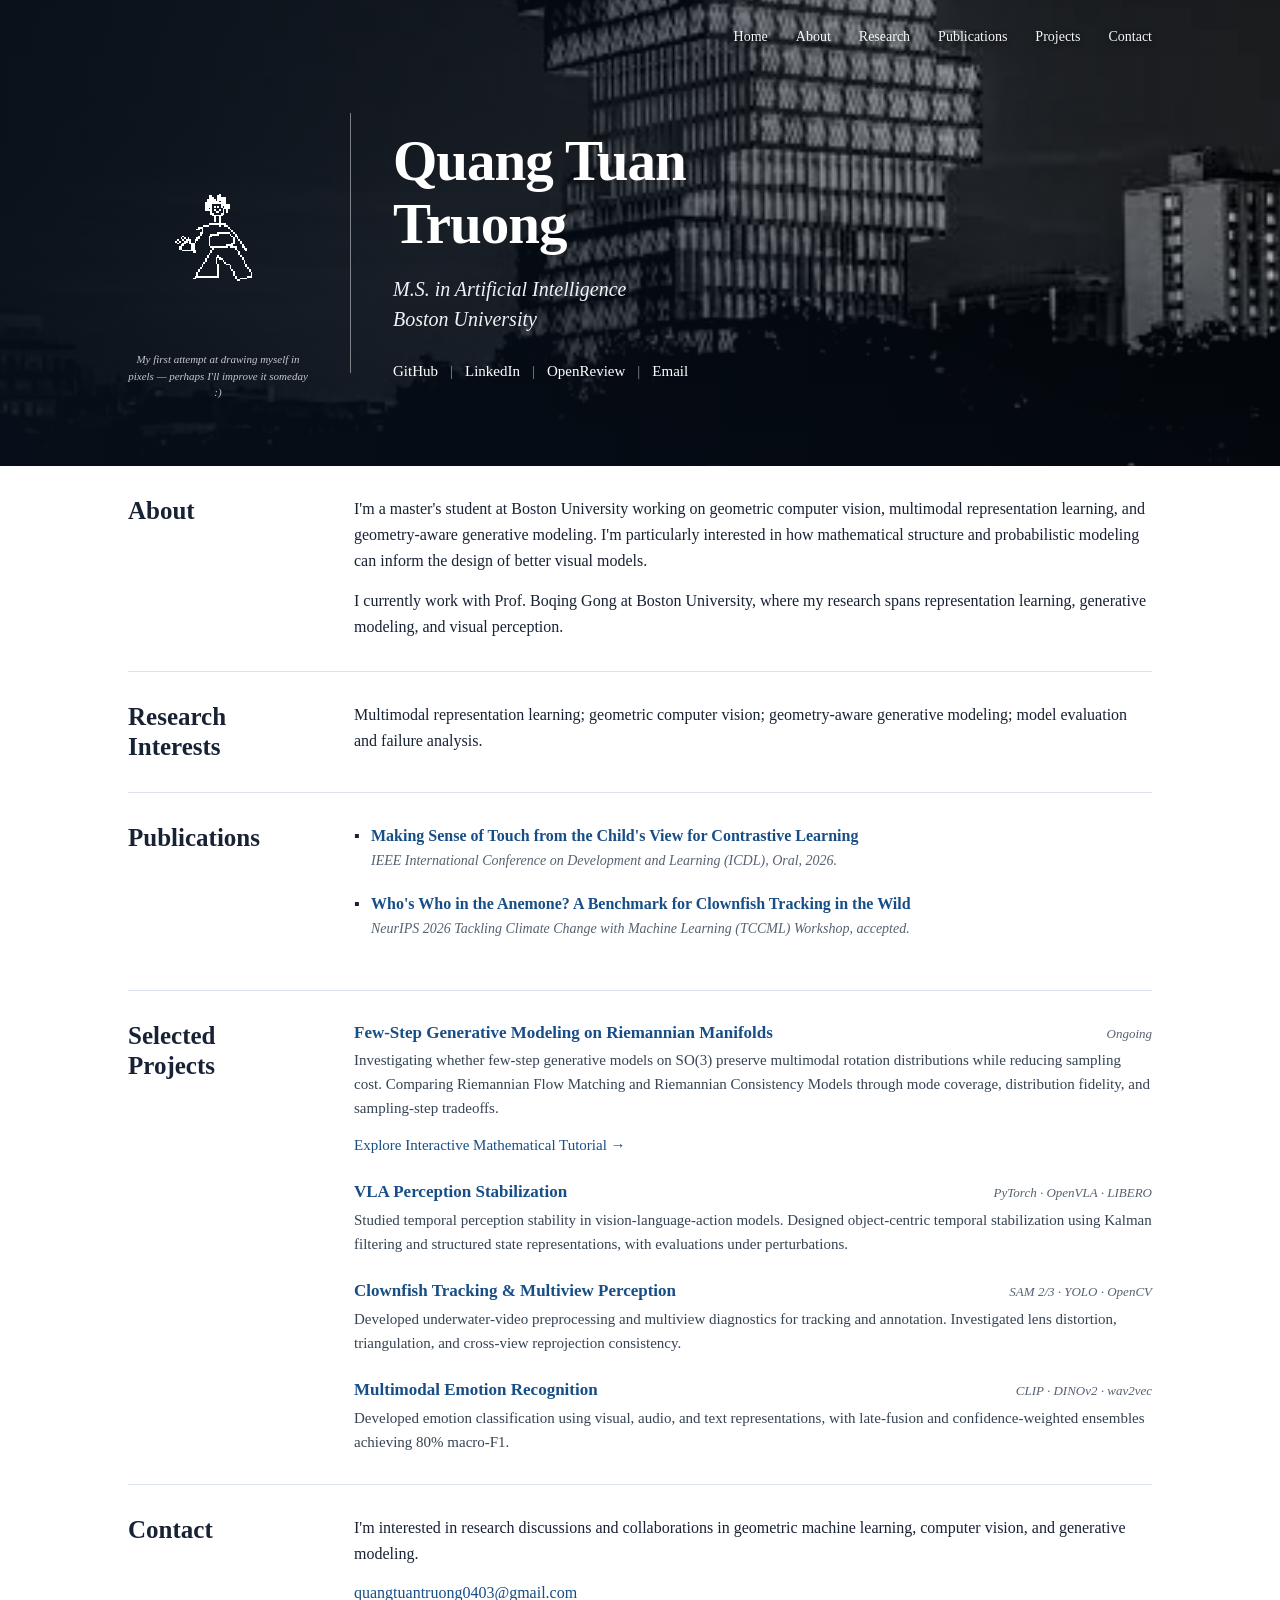
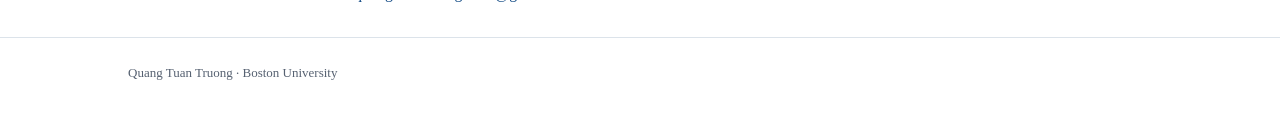
<file: index.html>
<!DOCTYPE html>
<html lang="en">
<head>
<meta charset="UTF-8">
<meta name="viewport" content="width=device-width, initial-scale=1">
<meta name="description" content="Quang Tuan Truong — Research in geometric machine learning, generative modeling, and computer vision.">
<title>Quang Tuan Truong</title>

<style>
:root {
  --ink: #182235;
  --muted: #566171;
  --accent: #174e87;
  --line: #dce3ea;
  --paper: #ffffff;
}

* { box-sizing: border-box; }

html { scroll-behavior: smooth; }

body {
  margin: 0;
  background: var(--paper);
  color: var(--ink);
  font-family: Georgia, "Times New Roman", serif;
  font-size: 16px;
  line-height: 1.65;
}

a {
  color: var(--accent);
  text-decoration: none;
}

a:hover { text-decoration: underline; }

a:focus-visible {
  outline: 2px solid #6a9fd3;
  outline-offset: 4px;
}

.container {
  max-width: 1100px;
  margin: auto;
  padding: 0 38px;
}

/* ==========================================
   HERO — BU CDS PHOTO
   ========================================== */

.hero {
  position: relative;
  min-height: 440px;
  color: white;
  background: #17212c;
  isolation: isolate;
  overflow: hidden;
}

.hero::before {
  content: "";
  position: absolute;
  inset: 0;
  z-index: -2;

  background-image: url("images.jpeg");
  background-size: cover;
  background-position: center 49%;

  filter: grayscale(100%) contrast(1.15);
  transform: scale(1.025);
}

.hero::after {
  content: "";
  position: absolute;
  inset: 0;
  z-index: -1;
  background:
    linear-gradient(
      90deg,
      rgba(7, 15, 26, 0.88) 0%,
      rgba(7, 15, 26, 0.65) 43%,
      rgba(7, 15, 26, 0.22) 100%
    ),
    linear-gradient(
      0deg,
      rgba(7, 15, 26, 0.42),
      transparent 60%
    );
}

.topbar {
  display: flex;
  justify-content: flex-end;
  gap: 28px;
  padding-top: 25px;
  flex-wrap: wrap;
}

.topbar a {
  color: #f5f7fa;
  font-family: Georgia, serif;
  font-size: 14px;
  text-shadow: 0 1px 5px #0008;
}

.hero-content {
  display: flex;
  align-items: center;
  gap: 42px;
  padding: 65px 0 65px;
}

/* ==========================================
   PIXEL PORTRAIT
   ========================================== */

.portrait {
  flex: 0 0 180px;
  text-align: center;
}

.portrait img {
  display: block;
  width: 175px;
  height: 230px;
  object-fit: contain;

  image-rendering: pixelated;
  image-rendering: crisp-edges;

  /*
   * Keep the original drawing untouched.
   * The source PNG's transparency is preserved.
   * Invert the black pixels to white so they
   * remain visible over the dark photograph.
   */
  filter: invert(1);
}

.portrait-note {
  margin: 8px auto 0;
  max-width: 180px;
  color: #e1e5eb;
  font-size: 11px;
  font-style: italic;
  line-height: 1.5;
  opacity: 0.85;
}

.hero-divider {
  align-self: stretch;
  width: 1px;
  max-height: 260px;
  background: rgba(255,255,255,0.45);
}

.hero-text h1 {
  font-size: clamp(36px, 5vw, 57px);
  font-weight: 600;
  line-height: 1.1;
  letter-spacing: -1px;
  margin: 0 0 18px;
  color: #fff;
}

.hero-subtitle {
  font-size: 20px;
  font-style: italic;
  line-height: 1.5;
  margin: 0;
  color: #f0f2f5;
}

.hero-links {
  display: flex;
  flex-wrap: wrap;
  gap: 12px;
  margin-top: 25px;
  font-size: 15px;
}

.hero-links a { color: #fff; }

.hero-links .separator {
  color: rgba(255,255,255,0.55);
}

/* ==========================================
   ACADEMIC CONTENT
   ========================================== */

main { padding: 16px 0 60px; }

.section {
  display: grid;
  grid-template-columns: 190px minmax(0, 1fr);
  column-gap: 36px;
  padding: 30px 0;
  border-bottom: 1px solid var(--line);
  scroll-margin-top: 20px;
}

.section:last-child { border-bottom: none; }

.section h2 {
  font-size: 25px;
  font-weight: 600;
  line-height: 1.2;
  margin: 0;
}

.section-body { min-width: 0; }

.section-body p { margin: 0 0 13px; }

.section-body p:last-child { margin-bottom: 0; }

/* Publications */

.publication {
  margin-bottom: 19px;
  padding-left: 17px;
  position: relative;
}

.publication::before {
  content: "▪";
  position: absolute;
  left: 0;
  color: var(--ink);
}

.publication-title {
  color: var(--accent);
  font-weight: bold;
}

.venue {
  font-size: 14px;
  font-style: italic;
  color: var(--muted);
}

/* Research and projects */

.project { margin-bottom: 23px; }

.project:last-child { margin-bottom: 0; }

.project-header {
  display: flex;
  align-items: baseline;
  justify-content: space-between;
  flex-wrap: wrap;
  gap: 4px 18px;
}

.project h3 {
  font-size: 17px;
  line-height: 1.4;
  margin: 0 0 4px;
  color: var(--accent);
}

.project-meta {
  font-size: 13px;
  font-style: italic;
  color: var(--muted);
}

.project p {
  font-size: 15px;
  line-height: 1.6;
  color: #364354;
}

/* Contact */

.contact-email { font-size: 16px; }

footer {
  border-top: 1px solid var(--line);
  padding: 24px 0 38px;
  font-size: 13px;
  color: var(--muted);
}

/* ==========================================
   MOBILE
   ========================================== */

@media (max-width: 750px) {
  .container { padding: 0 22px; }

  .hero { min-height: auto; }

  .topbar {
    justify-content: center;
    gap: 14px;
  }

  .hero-content {
    flex-direction: column;
    text-align: center;
    gap: 15px;
    padding: 40px 0 55px;
  }

  .portrait { flex-basis: auto; }

  .portrait img {
    width: 140px;
    height: 180px;
    margin: auto;
  }

  .hero-divider { display: none; }

  .hero-links { justify-content: center; }

  .hero::after {
    background: rgba(7,15,26,0.73);
  }

  .section {
    display: block;
    padding: 25px 0;
  }

  .section h2 {
    font-size: 23px;
    margin-bottom: 15px;
  }
}

@media (prefers-reduced-motion: reduce) {
  html { scroll-behavior: auto; }
}
</style>
</head>

<body>

<header class="hero" id="home">
  <div class="container">

    <nav class="topbar" aria-label="Main navigation">
      <a href="#home">Home</a>
      <a href="#about">About</a>
      <a href="#research">Research</a>
      <a href="#publications">Publications</a>
      <a href="#projects">Projects</a>
      <a href="#contact">Contact</a>
    </nav>

    <div class="hero-content">

      <div class="portrait">
        <img
          src="pixilart-drawing.png"
          alt="Pixel-art self portrait drawn by Quang Tuan Truong"
        >
        <p class="portrait-note">
          My first attempt at drawing myself in pixels —
          perhaps I'll improve it someday :)
        </p>
      </div>

      <div class="hero-divider" aria-hidden="true"></div>

      <div class="hero-text">
        <h1>Quang Tuan<br>Truong</h1>

        <p class="hero-subtitle">
          M.S. in Artificial Intelligence<br>
          Boston University
        </p>

        <div class="hero-links">
          <a href="https://github.com/tuan-truong-uf">GitHub</a>
          <span class="separator">|</span>
          <a href="https://linkedin.com/in/tuan-truongq">LinkedIn</a>
          <span class="separator">|</span>
          <a href="https://openreview.net/profile?id=~Quang_Tuan_Truong1">OpenReview</a>
          <span class="separator">|</span>
          <a href="mailto:quangtuantruong0403@gmail.com">Email</a>
        </div>
      </div>

    </div>
  </div>
</header>

<main class="container">

  <!-- ABOUT -->
  <section class="section" id="about">
    <h2>About</h2>
    <div class="section-body">
      <p>
        I'm a master's student at Boston University
        working on geometric computer vision,
        multimodal representation learning, and
        geometry-aware generative modeling.
        I'm particularly interested in how
        mathematical structure and probabilistic
        modeling can inform the design of better
        visual models.
      </p>
      <p>
        I currently work with Prof. Boqing Gong
        at Boston University, where my research
        spans representation learning,
        generative modeling, and visual perception.
      </p>
    </div>
  </section>

  <!-- RESEARCH INTERESTS -->
  <section class="section" id="research">
    <h2>Research<br>Interests</h2>
    <div class="section-body">
      <p>
        Multimodal representation learning;
        geometric computer vision;
        geometry-aware generative modeling;
        model evaluation and failure analysis.
      </p>
    </div>
  </section>

  <!-- PUBLICATIONS -->
  <section class="section" id="publications">
    <h2>Publications</h2>
    <div class="section-body">

      <div class="publication">
        <div class="publication-title">
          Making Sense of Touch from the Child's
          View for Contrastive Learning
        </div>
        <div class="venue">
          IEEE International Conference on
          Development and Learning (ICDL),
          Oral, 2026.
        </div>
      </div>

      <div class="publication">
        <div class="publication-title">
          Who's Who in the Anemone?
          A Benchmark for Clownfish Tracking in the Wild
        </div>
        <div class="venue">
          NeurIPS 2026 Tackling Climate Change
          with Machine Learning (TCCML) Workshop,
          accepted.
        </div>
      </div>

    </div>
  </section>

  <!-- PROJECTS -->
  <section class="section" id="projects">
    <h2>Selected<br>Projects</h2>
    <div class="section-body">

      <article class="project">
        <div class="project-header">
          <h3>
            Few-Step Generative Modeling on
            Riemannian Manifolds
          </h3>
          <span class="project-meta">Ongoing</span>
        </div>
        <p>
          Investigating whether few-step
          generative models on SO(3) preserve
          multimodal rotation distributions
          while reducing sampling cost.
          Comparing Riemannian Flow Matching
          and Riemannian Consistency Models
          through mode coverage, distribution
          fidelity, and sampling-step tradeoffs.
        </p>

        <p>
          <a href="riemannian-generative-modeling/">
            Explore Interactive Mathematical Tutorial &rarr;
          </a>
        </p>

      </article>

      <article class="project">
        <div class="project-header">
          <h3>VLA Perception Stabilization</h3>
          <span class="project-meta">
            PyTorch · OpenVLA · LIBERO
          </span>
        </div>
        <p>
          Studied temporal perception stability
          in vision-language-action models.
          Designed object-centric temporal
          stabilization using Kalman filtering
          and structured state representations,
          with evaluations under perturbations.
        </p>
      </article>

      <article class="project">
        <div class="project-header">
          <h3>
            Clownfish Tracking &amp;
            Multiview Perception
          </h3>
          <span class="project-meta">
            SAM 2/3 · YOLO · OpenCV
          </span>
        </div>
        <p>
          Developed underwater-video preprocessing
          and multiview diagnostics for tracking
          and annotation. Investigated lens
          distortion, triangulation, and
          cross-view reprojection consistency.
        </p>
      </article>

      <article class="project">
        <div class="project-header">
          <h3>Multimodal Emotion Recognition</h3>
          <span class="project-meta">
            CLIP · DINOv2 · wav2vec
          </span>
        </div>
        <p>
          Developed emotion classification
          using visual, audio, and text
          representations, with late-fusion
          and confidence-weighted ensembles
          achieving 80% macro-F1.
        </p>
      </article>

    </div>
  </section>

  <!-- CONTACT -->
  <section class="section" id="contact">
    <h2>Contact</h2>
    <div class="section-body">
      <p>
        I'm interested in research discussions
        and collaborations in geometric machine
        learning, computer vision, and
        generative modeling.
      </p>
      <p class="contact-email">
        <a href="mailto:quangtuantruong0403@gmail.com">
          quangtuantruong0403@gmail.com
        </a>
      </p>
    </div>
  </section>

</main>

<footer>
  <div class="container">
    Quang Tuan Truong · Boston University
  </div>
</footer>

</body>
</html>
</file>
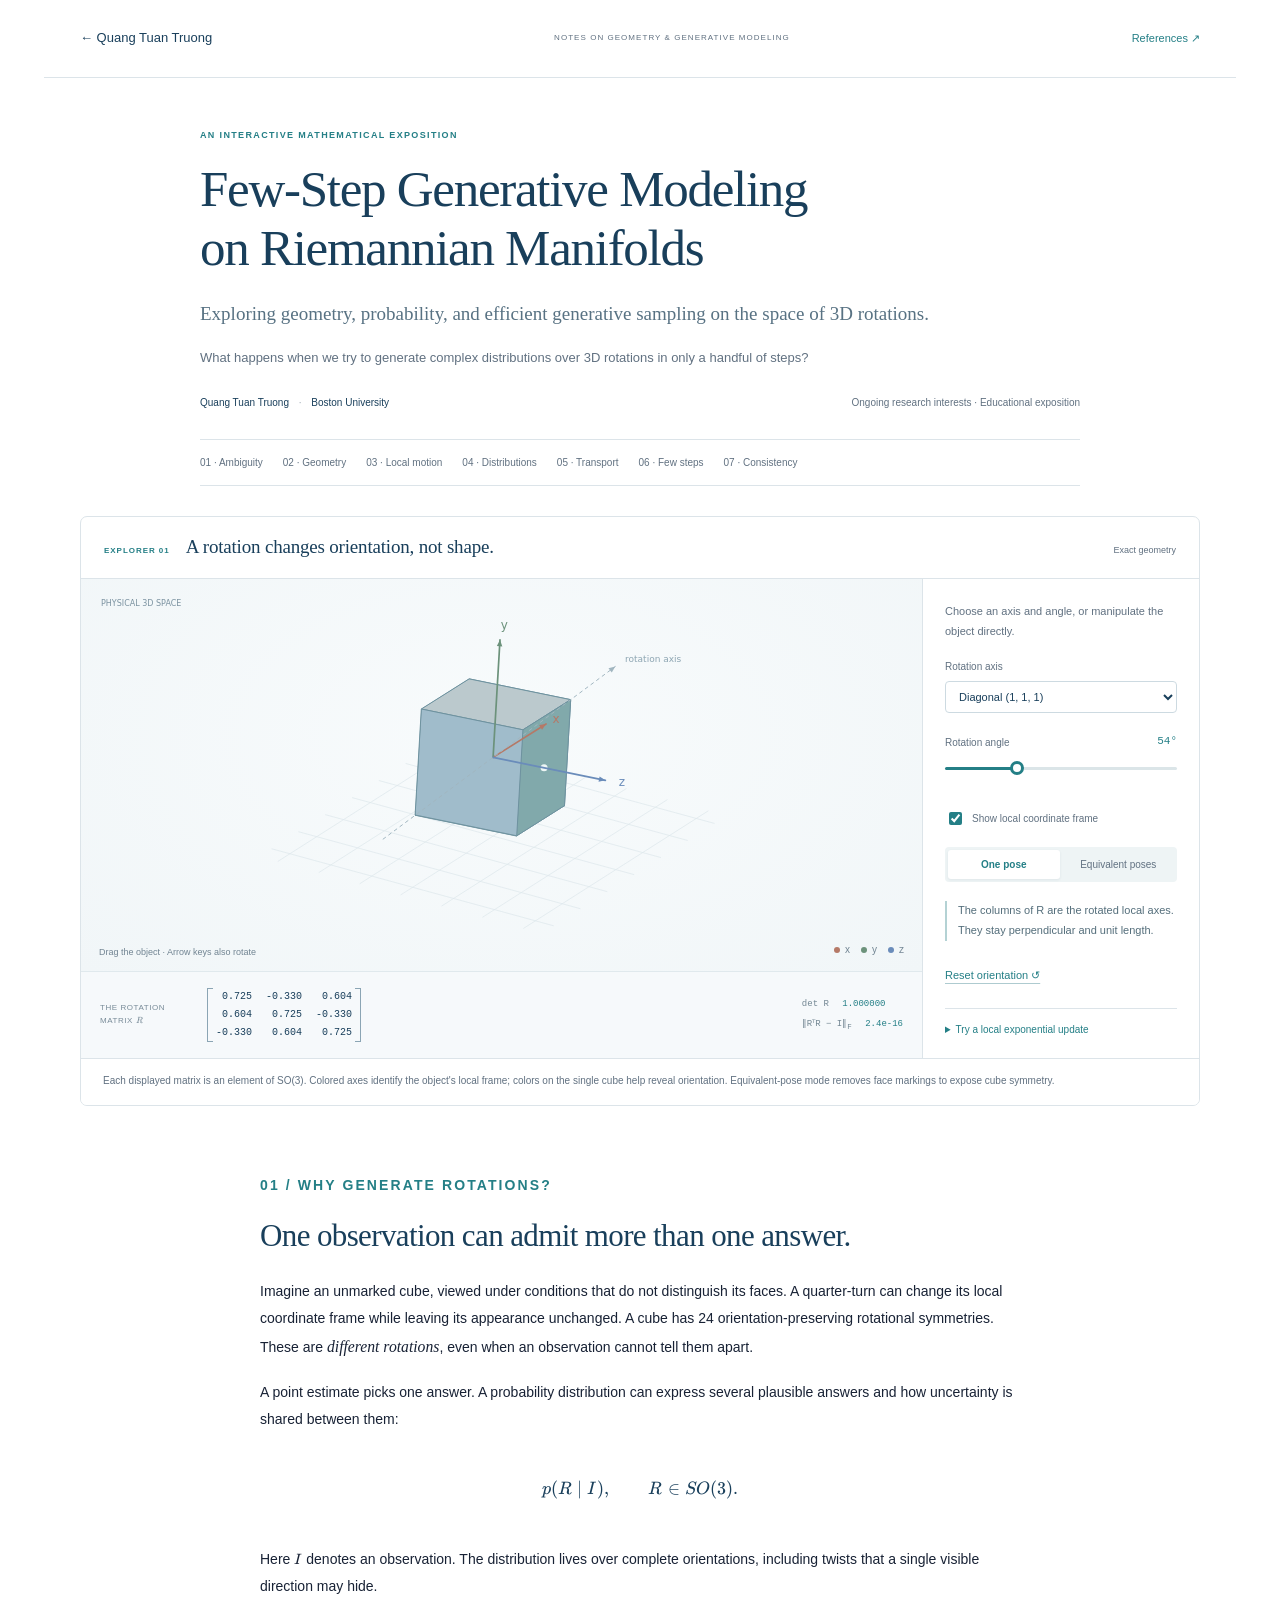
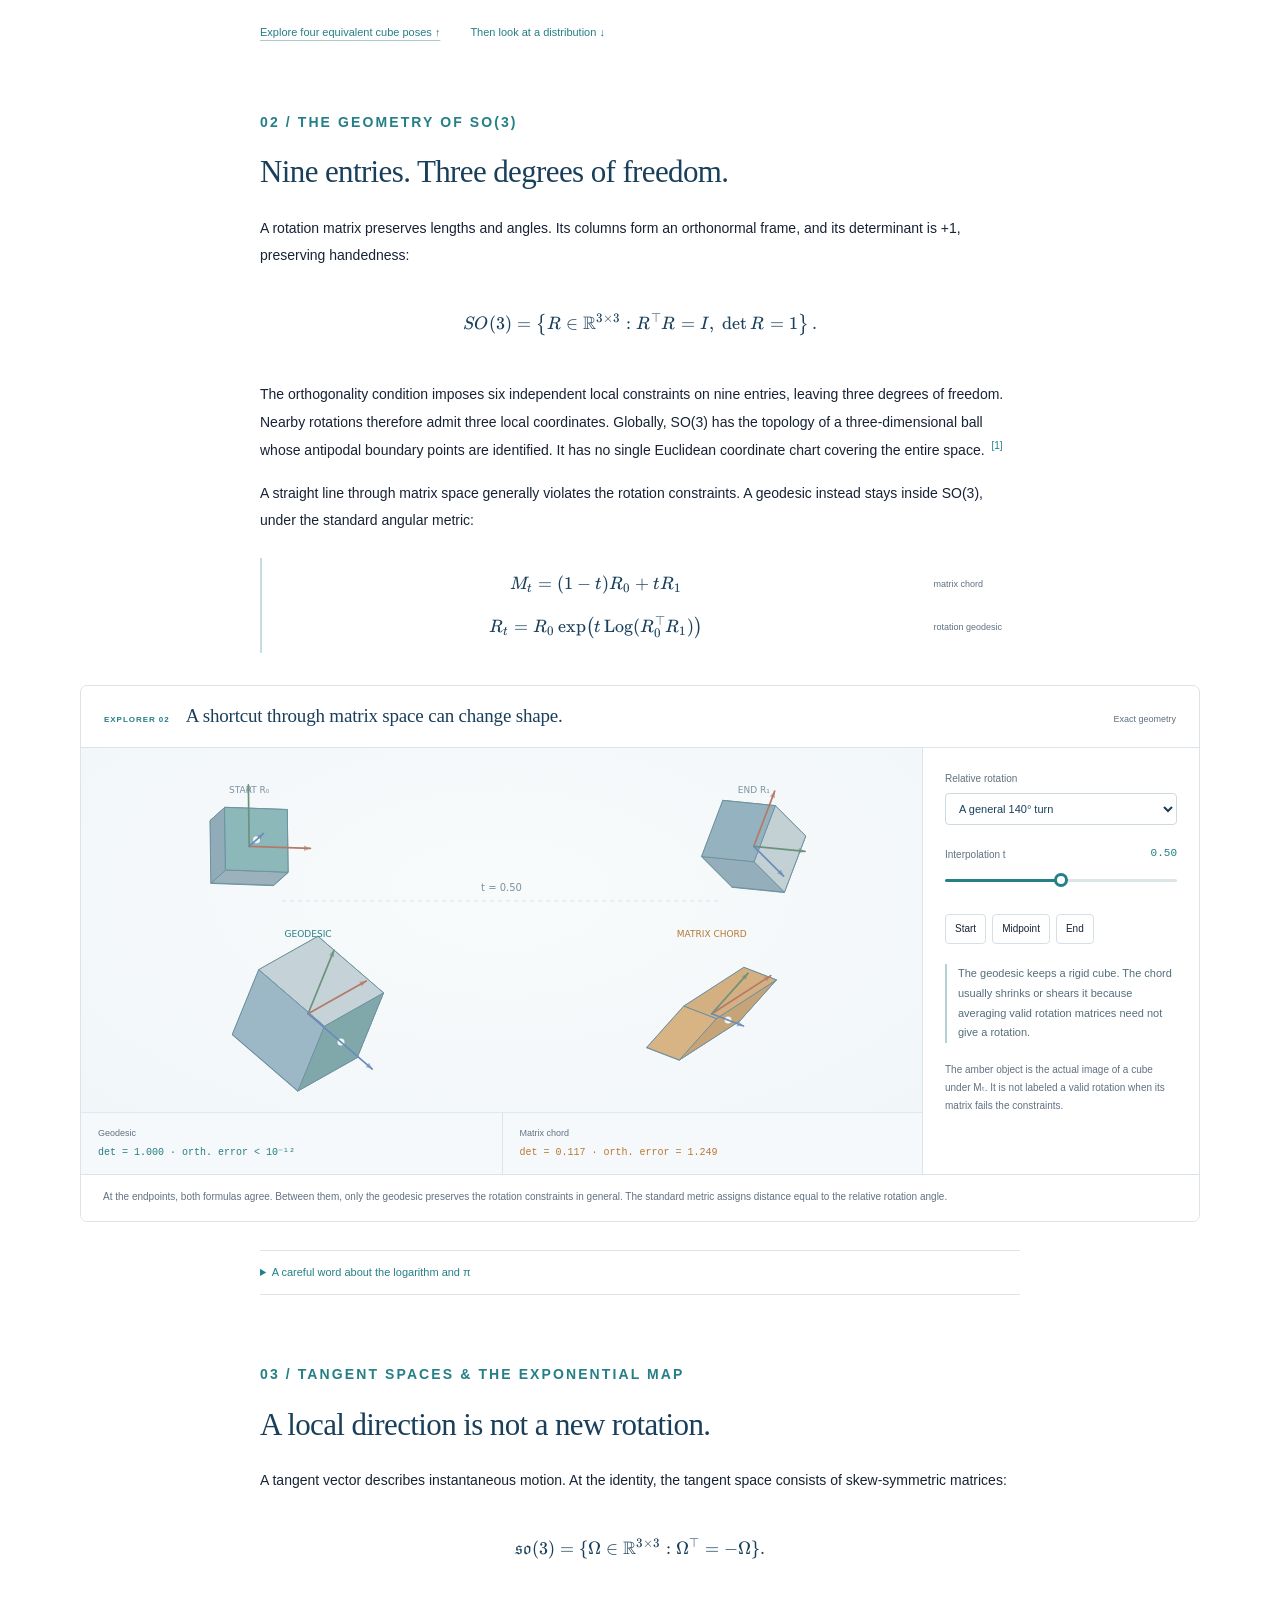
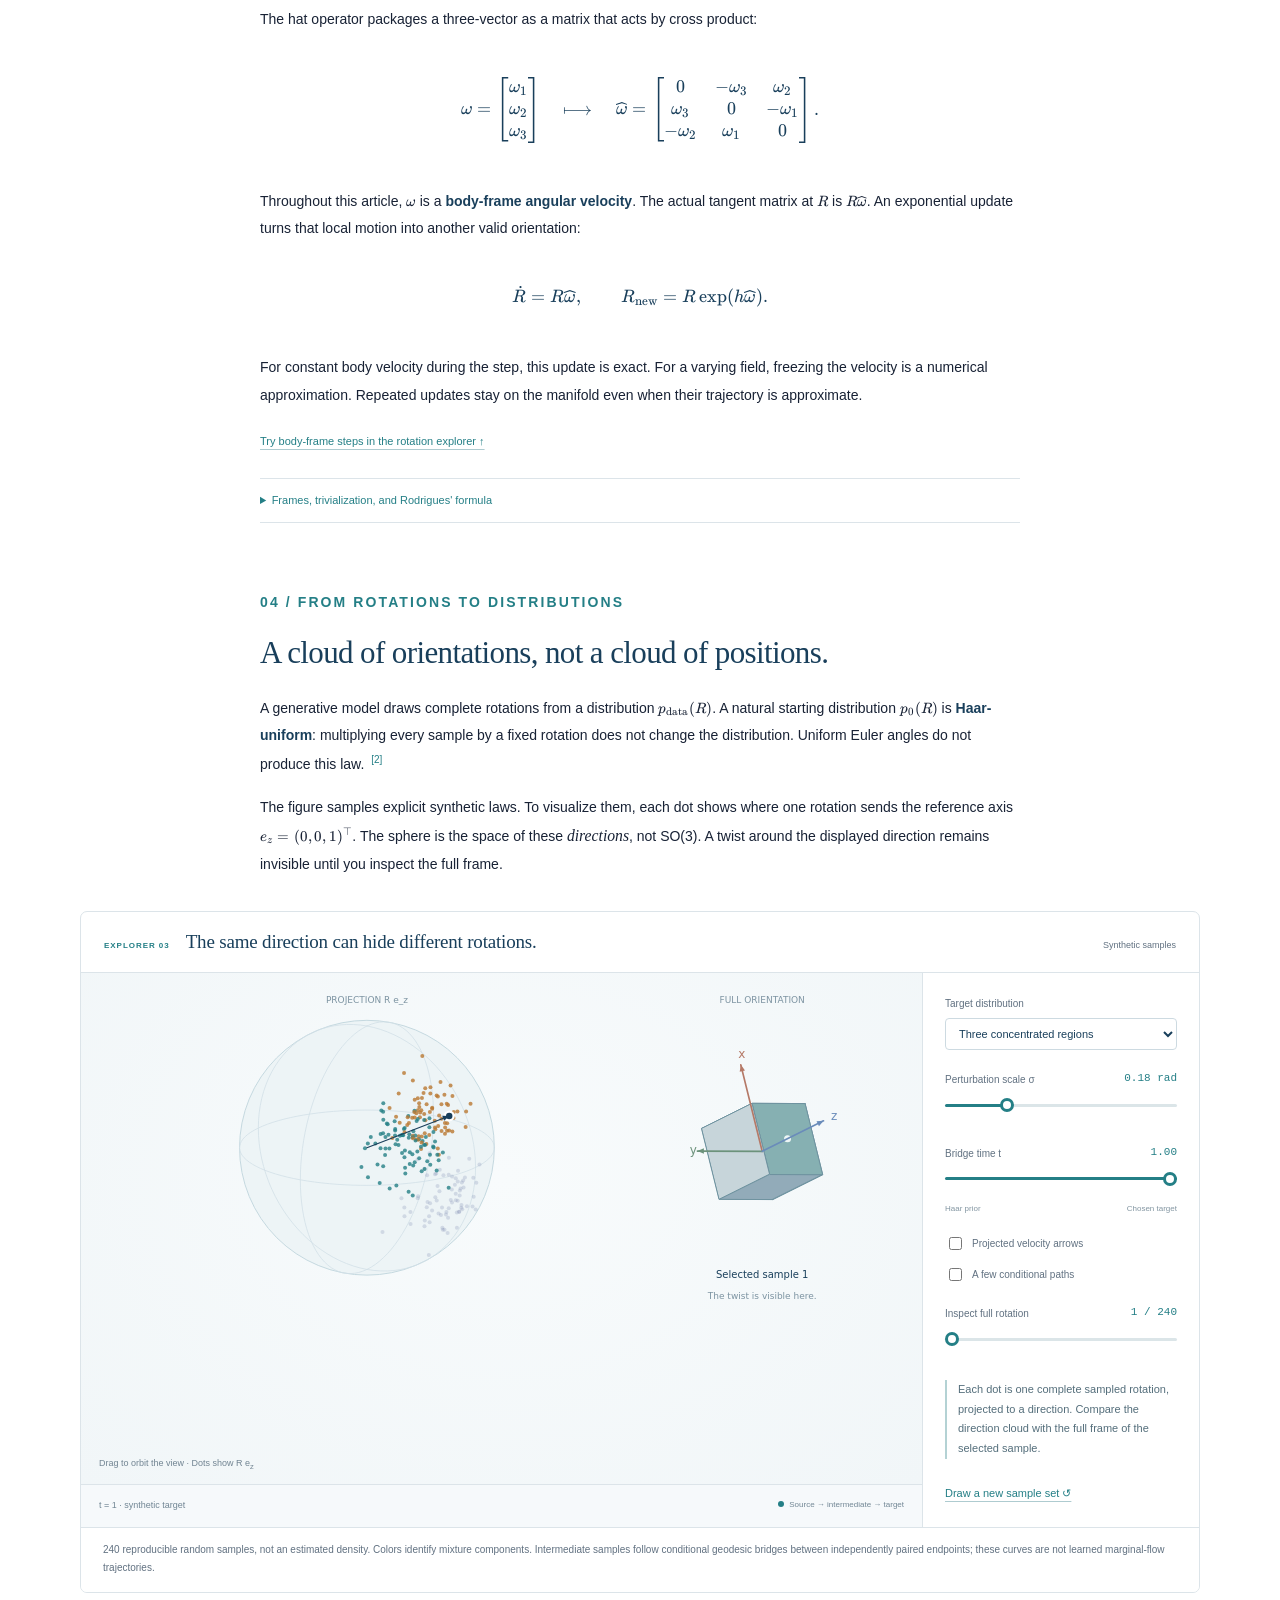
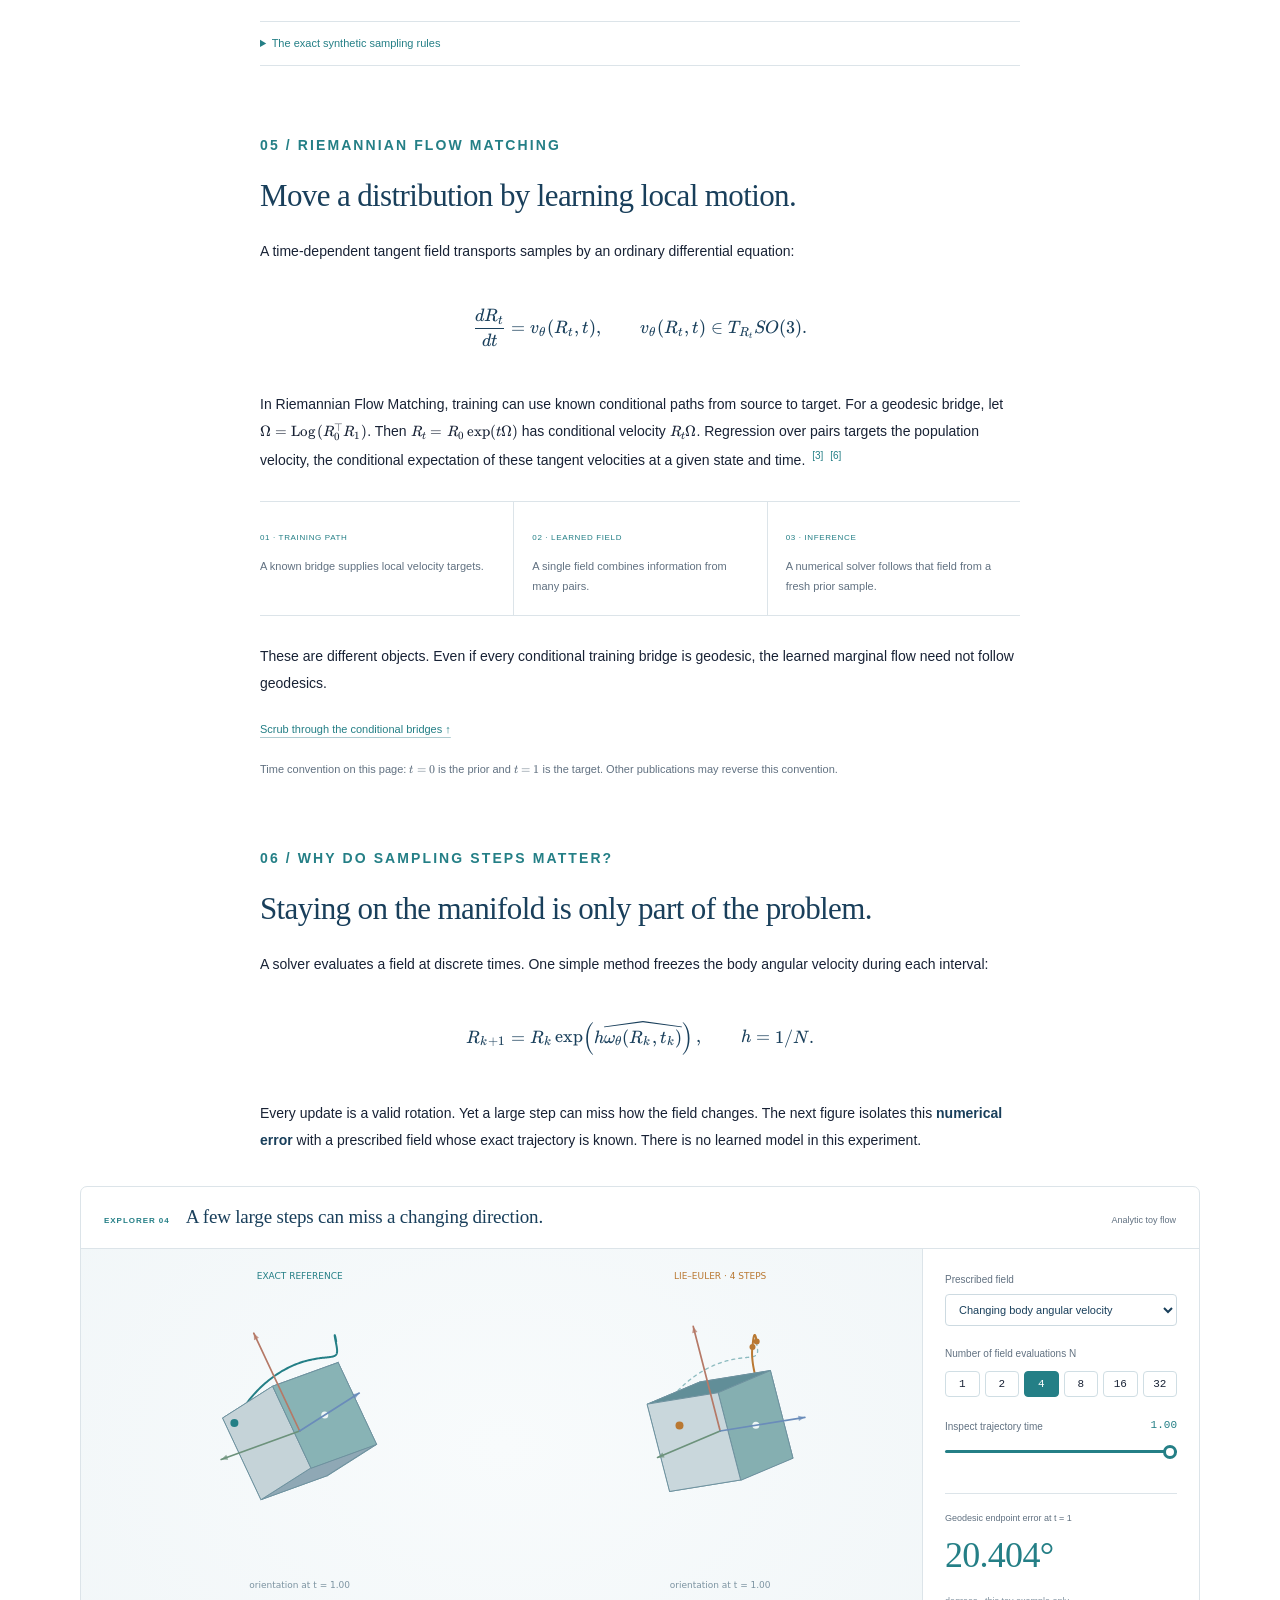
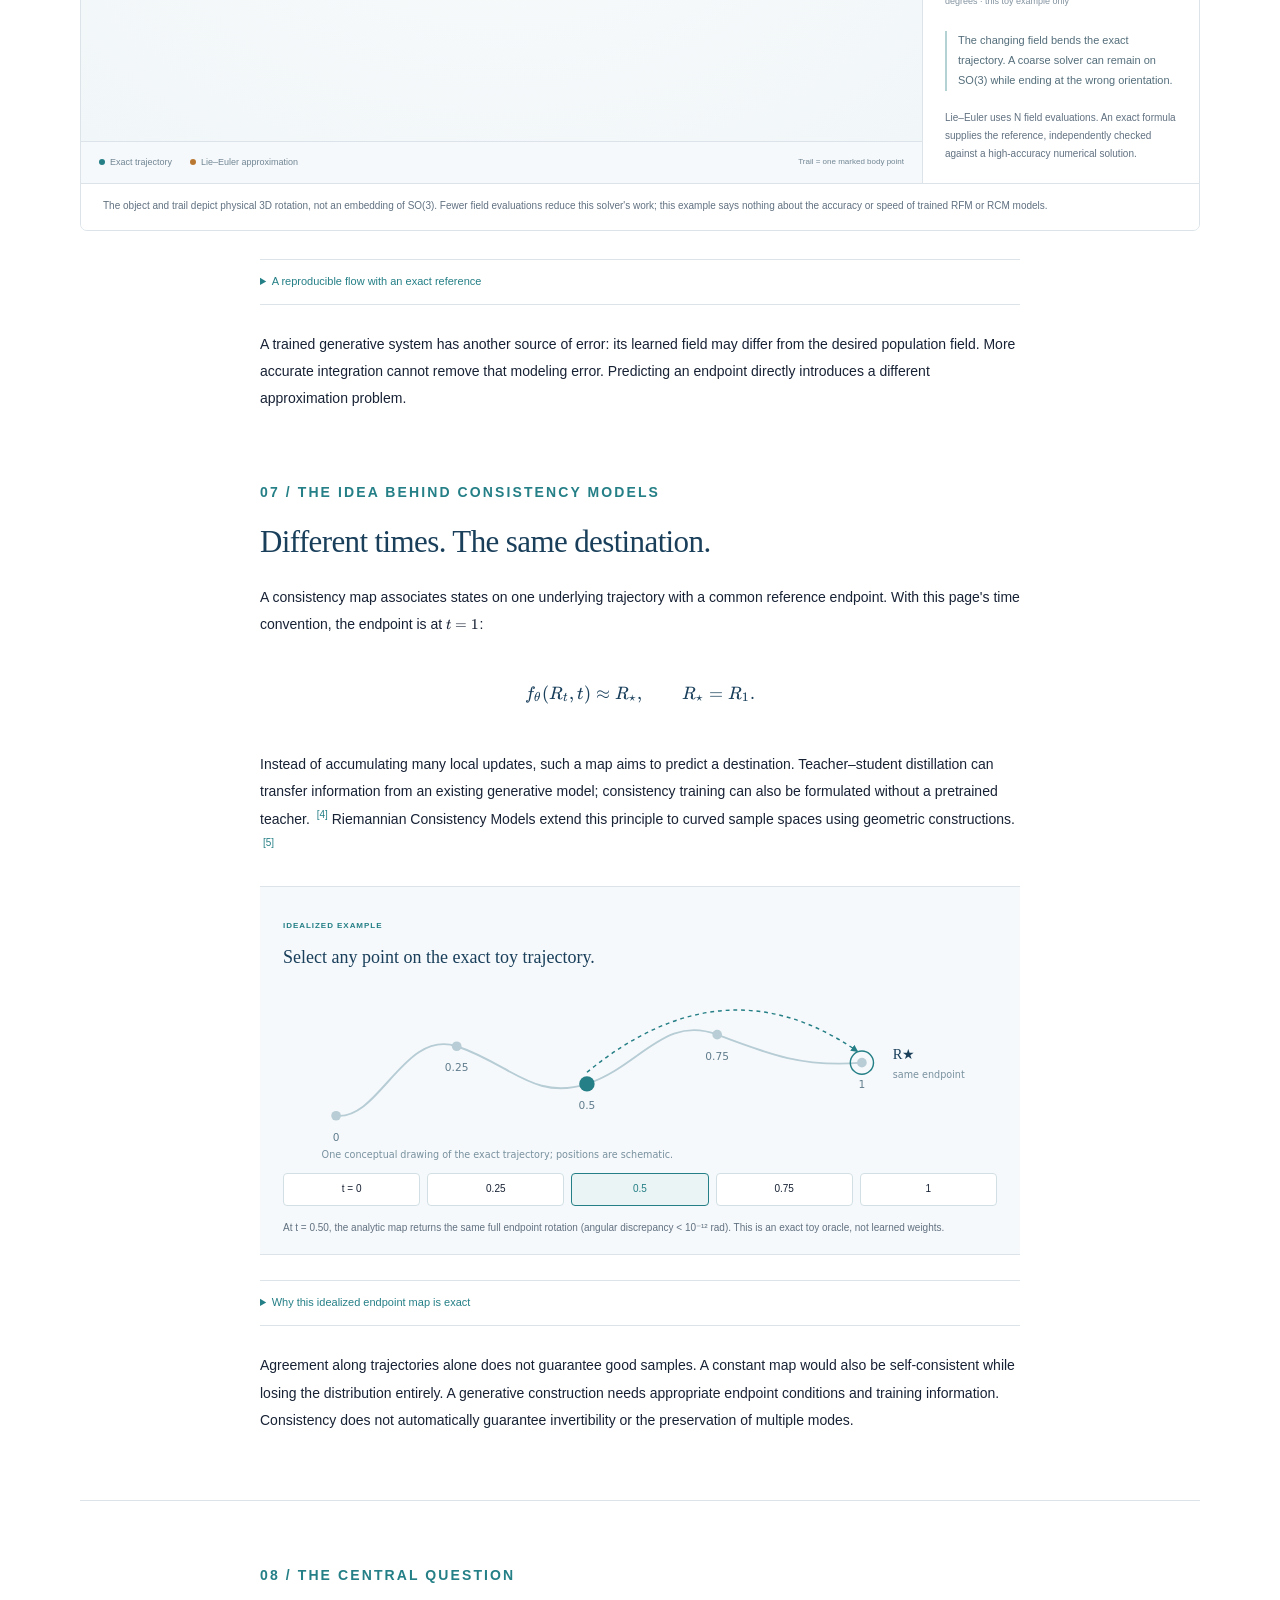
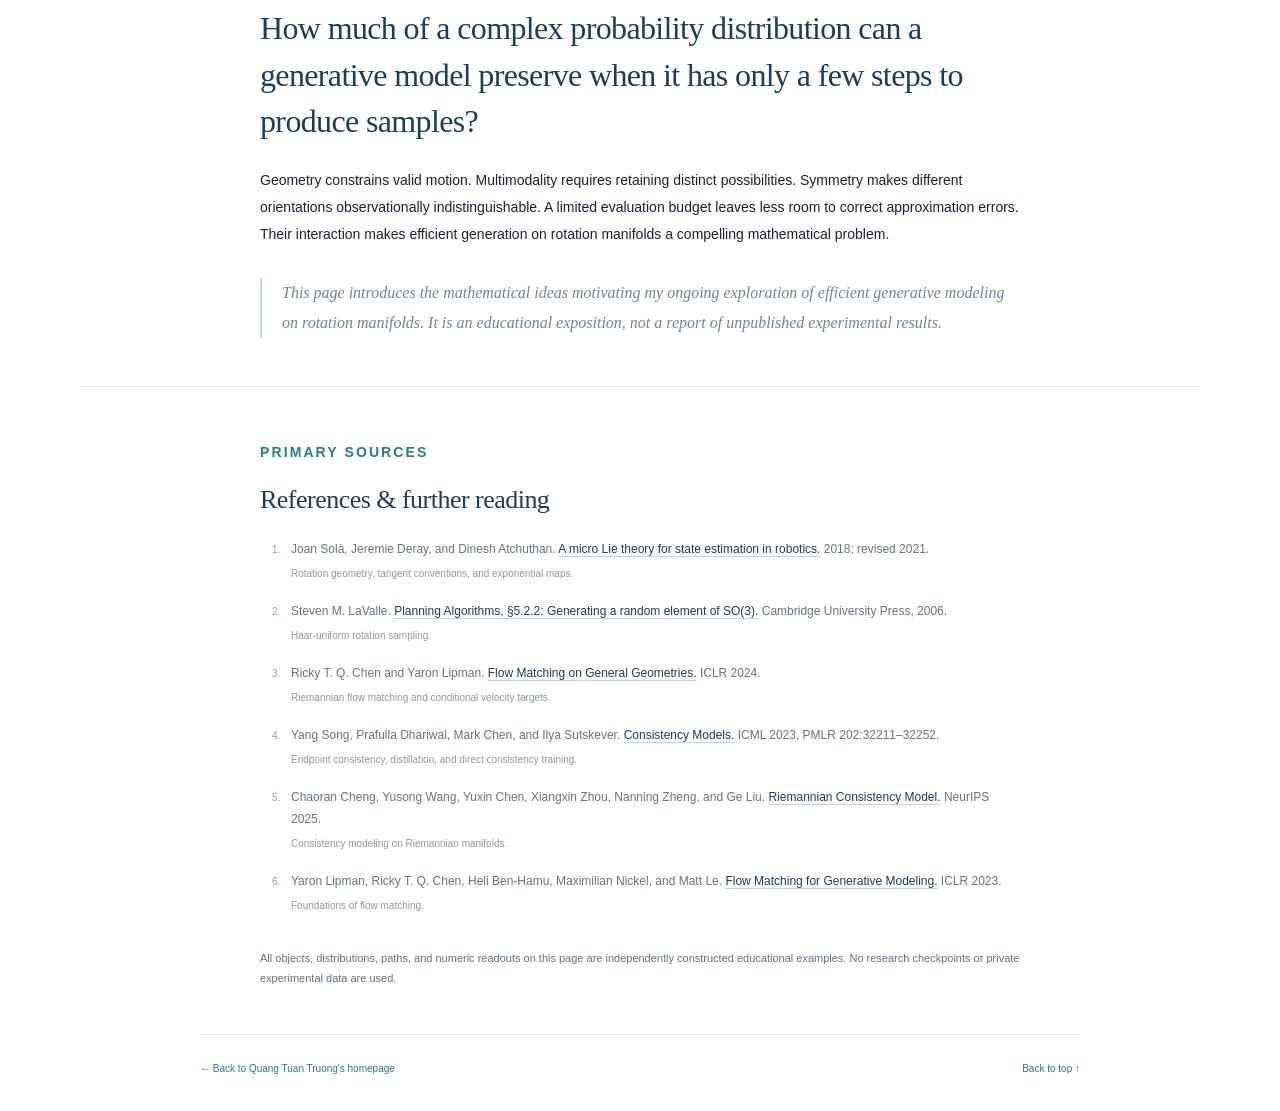
<file: riemannian-generative-modeling/index.html>
<!doctype html><html lang="en"><head>
<meta charset="utf-8"><meta name="viewport" content="width=device-width, initial-scale=1">
<title>Few-Step Generative Modeling on Riemannian Manifolds · Quang Tuan Truong</title>
<meta name="description" content="An interactive mathematical exposition of 3D rotations, probability distributions, Riemannian flow matching, and few-step generation.">
<meta name="theme-color" content="#ffffff"><link rel="icon" href="favicon.svg" type="image/svg+xml">
<link rel="stylesheet" href="vendor/katex/katex.min.css"><link rel="stylesheet" href="styles.css">
<script defer src="vendor/katex/katex.min.js"></script><script type="module" src="app.mjs"></script>
</head><body>
<a class="skip-link" href="#main">Skip to article</a>
<header class="site-header"><a class="home-link" href="https://tuan-truong-uf.github.io/">← Quang Tuan Truong</a><span>NOTES ON GEOMETRY & GENERATIVE MODELING</span><a href="#references">References ↗</a></header>
<main id="main"><article>
<header class="article-header"><p class="eyebrow">AN INTERACTIVE MATHEMATICAL EXPOSITION</p><h1>Few-Step Generative Modeling<br class="desktop-break"> on Riemannian Manifolds</h1><p class="subtitle">Exploring geometry, probability, and efficient generative sampling on the space of 3D rotations.</p><p class="hero-question">What happens when we try to generate complex distributions over 3D rotations in only a handful of steps?</p><div class="byline"><span>Quang Tuan Truong <span class="byline-dot">·</span> Boston University</span><span>Ongoing research interests · Educational exposition</span></div></header>
<nav class="article-nav" aria-label="Article contents"><a href="#why">01 · Ambiguity</a><a href="#geometry">02 · Geometry</a><a href="#tangents">03 · Local motion</a><a href="#probability">04 · Distributions</a><a href="#flow">05 · Transport</a><a href="#steps">06 · Few steps</a><a href="#consistency">07 · Consistency</a></nav>
<noscript><p class="no-script">The article remains readable without JavaScript. Enable it for the rotation figures and typeset equations.</p></noscript>

<figure class="interactive" id="rotation-figure" aria-labelledby="rotation-heading"><div class="figure-heading"><span class="figure-number">EXPLORER 01</span><h2 id="rotation-heading">A rotation changes orientation, not shape.</h2><span class="figure-kind">Exact geometry</span></div>
<div class="figure-grid"><div class="canvas-column"><div class="canvas-stage"><canvas id="rotation-canvas" width="1000" height="580" tabindex="0" aria-label="Interactive 3D cube and coordinate frame. Drag to rotate; arrow keys rotate about body axes. Axis and angle controls provide an alternative.">A 3D cube with three perpendicular coordinate axes.</canvas><span class="canvas-hint">Drag the object · Arrow keys also rotate</span><span class="axis-key"><i class="axis-x"></i>x <i class="axis-y"></i>y <i class="axis-z"></i>z</span></div><div class="matrix-area"><span class="math-label">THE ROTATION MATRIX <span data-tex="R"></span></span><div id="rotation-matrix" class="matrix" aria-label="Current 3 by 3 rotation matrix"></div><div class="matrix-checks"><span>det R <output id="rotation-det"></output></span><span>‖RᵀR − I‖<sub>F</sub> <output id="rotation-orth"></output></span></div></div></div>
<div class="figure-controls"><p class="control-intro">Choose an axis and angle, or manipulate the object directly.</p><label for="rotation-axis">Rotation axis</label><select id="rotation-axis"><option value="diagonal">Diagonal (1, 1, 1)</option><option value="x">x axis</option><option value="y">y axis</option><option value="z">z axis</option><option value="custom" disabled>Custom axis from dragging</option></select><div class="range"><label for="rotation-angle">Rotation angle <output id="rotation-angle-out"></output></label><input id="rotation-angle" type="range" min="0" max="180" step="1" value="54"></div>
<label class="check"><input id="rotation-frame" type="checkbox" checked>Show local coordinate frame</label><div class="segmented" role="group" aria-label="Orientation display"><button data-pose-mode="single" class="selected" aria-pressed="true">One pose</button><button data-pose-mode="equivalent" aria-pressed="false">Equivalent poses</button></div><p id="rotation-observe" class="observe">The columns of R are the rotated local axes. They stay perpendicular and unit length.</p><button class="text-button" id="rotation-reset">Reset orientation ↺</button>
<details id="local-update-controls" class="local-controls"><summary>Try a local exponential update</summary><label for="update-axis">Body-frame angular velocity axis</label><select id="update-axis"><option value="x">Local x</option><option value="y">Local y</option><option value="z">Local z</option></select><div class="range"><label for="update-speed">Angular speed <output id="update-speed-out"></output></label><input id="update-speed" type="range" min="0" max="180" step="1" value="90"></div><div class="range"><label for="update-h">Step size h <output id="update-h-out"></output></label><input id="update-h" type="range" min="0" max="1" step="0.01" value="0.25"></div><button class="primary-button" id="apply-update">Apply one local step</button><p class="helper" id="update-note">The amber arrow encodes the body angular velocity axis; the actual tangent matrix is Rω̂.</p></details>
</div></div><figcaption>Each displayed matrix is an element of SO(3). Colored axes identify the object's local frame; colors on the single cube help reveal orientation. Equivalent-pose mode removes face markings to expose cube symmetry.</figcaption></figure>

<section id="why" class="article-section"><div class="prose"><p class="section-kicker">01 / WHY GENERATE ROTATIONS?</p><h2>One observation can admit more than one answer.</h2><p>Imagine an unmarked cube, viewed under conditions that do not distinguish its faces. A quarter-turn can change its local coordinate frame while leaving its appearance unchanged. A cube has 24 orientation-preserving rotational symmetries. These are <em>different rotations</em>, even when an observation cannot tell them apart.</p><p>A point estimate picks one answer. A probability distribution can express several plausible answers and how uncertainty is shared between them:</p><div class="equation" data-tex="p(R\mid I),\qquad R\in SO(3)."></div><p>Here <span data-tex="I"></span> denotes an observation. The distribution lives over complete orientations, including twists that a single visible direction may hide.</p><div class="inline-actions"><button id="show-symmetry" class="text-button">Explore four equivalent cube poses ↑</button><a href="#probability">Then look at a distribution ↓</a></div></div></section>

<section id="geometry" class="article-section"><div class="prose"><p class="section-kicker">02 / THE GEOMETRY OF SO(3)</p><h2>Nine entries. Three degrees of freedom.</h2><p>A rotation matrix preserves lengths and angles. Its columns form an orthonormal frame, and its determinant is +1, preserving handedness:</p><div class="equation" data-tex="SO(3)=\left\{R\in\mathbb{R}^{3\times3}:R^\top R=I,\ \det R=1\right\}."></div><p>The orthogonality condition imposes six independent local constraints on nine entries, leaving three degrees of freedom. Nearby rotations therefore admit three local coordinates. Globally, SO(3) has the topology of a three-dimensional ball whose antipodal boundary points are identified. It has no single Euclidean coordinate chart covering the entire space. <a class="cite" href="#ref-geometry">[1]</a></p><p>A straight line through matrix space generally violates the rotation constraints. A geodesic instead stays inside SO(3), under the standard angular metric:</p><div class="equation equation-pair"><div data-tex="M_t=(1-t)R_0+tR_1"></div><span class="equation-note">matrix chord</span><div data-tex="R_t=R_0\exp\!\left(t\operatorname{Log}(R_0^\top R_1)\right)"></div><span class="equation-note">rotation geodesic</span></div></div>
<figure class="interactive" id="interpolation-figure" aria-labelledby="interpolation-heading"><div class="figure-heading"><span class="figure-number">EXPLORER 02</span><h3 id="interpolation-heading">A shortcut through matrix space can change shape.</h3><span class="figure-kind">Exact geometry</span></div><div class="figure-grid"><div class="canvas-column"><div class="canvas-stage"><canvas id="interpolation-canvas" width="1100" height="650" aria-label="Four cubes show the starting rotation, ending rotation, geodesic interpolation and the actual matrix-chord deformation.">Valid rotation interpolation compared with a generally non-rigid matrix deformation.</canvas></div><div class="comparison-readouts"><div><span>Geodesic</span><output id="geodesic-check"></output></div><div><span>Matrix chord</span><output id="chord-check"></output></div></div></div><div class="figure-controls"><label for="interpolation-case">Relative rotation</label><select id="interpolation-case"><option value="general">A general 140° turn</option><option value="half">Exactly 180°</option><option value="same">Identical endpoints</option></select><div class="range"><label for="interpolation-t">Interpolation t <output id="interpolation-t-out"></output></label><input id="interpolation-t" type="range" min="0" max="1" step="0.01" value="0.5"></div><div class="button-row"><button data-interpolation-t="0">Start</button><button data-interpolation-t="0.5">Midpoint</button><button data-interpolation-t="1">End</button></div><button id="interpolation-branch" class="text-button" hidden>Choose the other shortest branch</button><p class="observe" id="interpolation-observe"></p><p class="helper">The amber object is the actual image of a cube under Mₜ. It is not labeled a valid rotation when its matrix fails the constraints.</p></div></div><figcaption>At the endpoints, both formulas agree. Between them, only the geodesic preserves the rotation constraints in general. The standard metric assigns distance equal to the relative rotation angle.</figcaption></figure>
<div class="prose"><details class="math-details"><summary>A careful word about the logarithm and π</summary><p>We choose a logarithm whose rotation angle lies in <span data-tex="[0,\pi]"></span>. At a relative half-turn, the two axis signs yield two equally short paths. The logarithm is not globally single-valued. The example chooses one branch deterministically and lets you switch it at exactly 180°.</p><p>With the bi-invariant metric <span data-tex="\langle R\widehat u,R\widehat v\rangle=u^\top v"></span>, angular distance is <span data-tex="d(R_0,R_1)=\|\operatorname{Log}(R_0^\top R_1)^\vee\|_2"></span>. The symbol <span data-tex="(\cdot)^\vee"></span> converts a skew matrix back to its three-vector. <a class="cite" href="#ref-geometry">[1]</a></p></details></div></section>

<section id="tangents" class="article-section"><div class="prose"><p class="section-kicker">03 / TANGENT SPACES & THE EXPONENTIAL MAP</p><h2>A local direction is not a new rotation.</h2><p>A tangent vector describes instantaneous motion. At the identity, the tangent space consists of skew-symmetric matrices:</p><div class="equation" data-tex="\mathfrak{so}(3)=\{\Omega\in\mathbb{R}^{3\times3}:\Omega^\top=-\Omega\}."></div><p>The hat operator packages a three-vector as a matrix that acts by cross product:</p><div class="equation" data-tex="\omega=\begin{bmatrix}\omega_1\\\omega_2\\\omega_3\end{bmatrix}\quad\longmapsto\quad\widehat\omega=\begin{bmatrix}0&amp;-\omega_3&amp;\omega_2\\\omega_3&amp;0&amp;-\omega_1\\-\omega_2&amp;\omega_1&amp;0\end{bmatrix}."></div><p>Throughout this article, <span data-tex="\omega"></span> is a <strong>body-frame angular velocity</strong>. The actual tangent matrix at <span data-tex="R"></span> is <span data-tex="R\widehat\omega"></span>. An exponential update turns that local motion into another valid orientation:</p><div class="equation" data-tex="\dot R=R\widehat\omega,\qquad R_{\mathrm{new}}=R\exp(h\widehat\omega)."></div><p>For constant body velocity during the step, this update is exact. For a varying field, freezing the velocity is a numerical approximation. Repeated updates stay on the manifold even when their trajectory is approximate.</p><button class="text-button" id="open-local-updates">Try body-frame steps in the rotation explorer ↑</button><details class="math-details"><summary>Frames, trivialization, and Rodrigues' formula</summary><p>Right multiplication by an increment is used consistently here. In differential-geometric terminology, the body coordinates are obtained by <em>left</em> translation: <span data-tex="R^{-1}\dot R=\widehat\omega"></span>. Spatial angular velocity instead satisfies <span data-tex="\dot R=\widehat\omega_{\mathrm{spatial}}R"></span> and multiplies increments on the left.</p><div class="equation" data-tex="\exp(\widehat\phi)=I+\frac{\sin\theta}{\theta}\widehat\phi+\frac{1-\cos\theta}{\theta^2}\widehat\phi^2,\qquad\theta=\|\phi\|_2."></div><p>Continuous limits apply at zero. The implementation uses stable series near the origin and a quaternion-based logarithm near π. <a class="cite" href="#ref-geometry">[1]</a></p></details></div></section>

<section id="probability" class="article-section"><div class="prose"><p class="section-kicker">04 / FROM ROTATIONS TO DISTRIBUTIONS</p><h2>A cloud of orientations, not a cloud of positions.</h2><p>A generative model draws complete rotations from a distribution <span data-tex="p_{\mathrm{data}}(R)"></span>. A natural starting distribution <span data-tex="p_0(R)"></span> is <strong>Haar-uniform</strong>: multiplying every sample by a fixed rotation does not change the distribution. Uniform Euler angles do not produce this law. <a class="cite" href="#ref-haar">[2]</a></p><p>The figure samples explicit synthetic laws. To visualize them, each dot shows where one rotation sends the reference axis <span data-tex="e_z=(0,0,1)^\top"></span>. The sphere is the space of these <em>directions</em>, not SO(3). A twist around the displayed direction remains invisible until you inspect the full frame.</p></div>
<figure class="interactive" id="distribution-figure" aria-labelledby="distribution-heading"><div class="figure-heading"><span class="figure-number">EXPLORER 03</span><h3 id="distribution-heading">The same direction can hide different rotations.</h3><span class="figure-kind">Synthetic samples</span></div><div class="figure-grid"><div class="canvas-column"><div class="canvas-stage"><canvas id="distribution-canvas" width="1100" height="650" tabindex="0" aria-label="Rotation samples projected to a sphere by R times e z. Drag to orbit the view. A selected sample is also shown as a full 3D coordinate frame.">A projected sample cloud with a full-frame view of one selected rotation.</canvas><span class="canvas-hint">Drag to orbit the view · Dots show R e<sub>z</sub></span></div><div class="distribution-status"><span id="distribution-status"></span><span><i class="legend-dot teal-dot"></i>Source → intermediate → target</span></div></div><div class="figure-controls"><label for="distribution-kind">Target distribution</label><select id="distribution-kind"><option value="uniform">Haar-uniform</option><option value="single">One concentrated region</option><option value="multi" selected>Three concentrated regions</option><option value="symmetry">Cube symmetry · 24 components</option></select><div class="range" id="spread-control"><label for="distribution-spread">Perturbation scale σ <output id="distribution-spread-out"></output></label><input id="distribution-spread" type="range" min="0.04" max="0.6" step="0.01" value="0.18"></div><div class="range"><label for="distribution-time">Bridge time t <output id="distribution-time-out"></output></label><input id="distribution-time" type="range" min="0" max="1" step="0.01" value="1"></div><div class="time-labels"><span>Haar prior</span><span>Chosen target</span></div><label class="check"><input id="distribution-arrows" type="checkbox">Projected velocity arrows</label><label class="check"><input id="distribution-paths" type="checkbox">A few conditional paths</label><div class="range"><label for="distribution-selected">Inspect full rotation <output id="distribution-selected-out"></output></label><input id="distribution-selected" type="range" min="1" max="240" step="1" value="1"></div><p class="observe" id="distribution-observe"></p><button class="text-button" id="distribution-resample">Draw a new sample set ↺</button></div></div><figcaption>240 reproducible random samples, not an estimated density. Colors identify mixture components. Intermediate samples follow conditional geodesic bridges between independently paired endpoints; these curves are not learned marginal-flow trajectories.</figcaption></figure>
<div class="prose"><details class="math-details"><summary>The exact synthetic sampling rules</summary><p>For Haar-uniform rotations, we sample a unit quaternion uniformly on the 3-sphere and convert it to a matrix; antipodal quaternions describe the same rotation. <a class="cite" href="#ref-haar">[2]</a></p><p>A concentrated component uses <span data-tex="R=M_j\exp(\sigma\widehat\xi),\quad\xi\sim\mathcal N(0,I_3)"></span>. A mixture first selects <span data-tex="j"></span> uniformly, then applies this perturbation. This pushforward rule defines a probability law; its density is not being plotted. Three fixed centers form the multimodal example. The symmetry example uses all 24 centers <span data-tex="M S_j"></span>, where <span data-tex="S_j"></span> ranges over the cube's rotational symmetries.</p><p>The projection <span data-tex="R\mapsto Re_z"></span> is many-to-one. For example, cube symmetries with different twists can collapse to the same projected direction. Any apparent loss of modes in this view may be caused by projection alone.</p></details></div></section>

<section id="flow" class="article-section"><div class="prose"><p class="section-kicker">05 / RIEMANNIAN FLOW MATCHING</p><h2>Move a distribution by learning local motion.</h2><p>A time-dependent tangent field transports samples by an ordinary differential equation:</p><div class="equation" data-tex="\frac{dR_t}{dt}=v_\theta(R_t,t),\qquad v_\theta(R_t,t)\in T_{R_t}SO(3)."></div><p>In Riemannian Flow Matching, training can use known conditional paths from source to target. For a geodesic bridge, let <span data-tex="\Omega=\operatorname{Log}(R_0^\top R_1)"></span>. Then <span data-tex="R_t=R_0\exp(t\Omega)"></span> has conditional velocity <span data-tex="R_t\Omega"></span>. Regression over pairs targets the population velocity, the conditional expectation of these tangent velocities at a given state and time. <a class="cite" href="#ref-rfm">[3]</a> <a class="cite" href="#ref-fm">[6]</a></p><div class="concept-sequence"><div><span>01 · TRAINING PATH</span><p>A known bridge supplies local velocity targets.</p></div><div><span>02 · LEARNED FIELD</span><p>A single field combines information from many pairs.</p></div><div><span>03 · INFERENCE</span><p>A numerical solver follows that field from a fresh prior sample.</p></div></div><p>These are different objects. Even if every conditional training bridge is geodesic, the learned marginal flow need not follow geodesics.</p><button class="text-button" id="show-transport">Scrub through the conditional bridges ↑</button><p class="small-note">Time convention on this page: <span data-tex="t=0"></span> is the prior and <span data-tex="t=1"></span> is the target. Other publications may reverse this convention.</p></div></section>

<section id="steps" class="article-section"><div class="prose"><p class="section-kicker">06 / WHY DO SAMPLING STEPS MATTER?</p><h2>Staying on the manifold is only part of the problem.</h2><p>A solver evaluates a field at discrete times. One simple method freezes the body angular velocity during each interval:</p><div class="equation" data-tex="R_{k+1}=R_k\exp\!\left(h\widehat{\omega_\theta(R_k,t_k)}\right),\qquad h=1/N."></div><p>Every update is a valid rotation. Yet a large step can miss how the field changes. The next figure isolates this <strong>numerical error</strong> with a prescribed field whose exact trajectory is known. There is no learned model in this experiment.</p></div>
<figure class="interactive" id="sampling-figure" aria-labelledby="sampling-heading"><div class="figure-heading"><span class="figure-number">EXPLORER 04</span><h3 id="sampling-heading">A few large steps can miss a changing direction.</h3><span class="figure-kind">Analytic toy flow</span></div><div class="figure-grid"><div class="canvas-column"><div class="canvas-stage"><canvas id="sampling-canvas" width="1100" height="650" aria-label="Exact and numerically integrated orientations side by side with a trail of one marked body point. The step buttons change the numerical approximation.">Exact versus Lie–Euler numerical rotations.</canvas></div><div class="sample-key"><span><i class="legend-dot teal-dot"></i>Exact trajectory</span><span><i class="legend-dot amber-dot"></i>Lie–Euler approximation</span><span>Trail = one marked body point</span></div></div><div class="figure-controls"><label for="sampling-field">Prescribed field</label><select id="sampling-field"><option value="curved">Changing body angular velocity</option><option value="constant">Constant body angular velocity</option></select><span class="control-label">Number of field evaluations N</span><div class="step-buttons" role="group" aria-label="Integration steps"><button data-steps="1" aria-pressed="false">1</button><button data-steps="2" aria-pressed="false">2</button><button data-steps="4" class="selected" aria-pressed="true">4</button><button data-steps="8" aria-pressed="false">8</button><button data-steps="16" aria-pressed="false">16</button><button data-steps="32" aria-pressed="false">32</button></div><div class="range"><label for="sampling-time">Inspect trajectory time <output id="sampling-time-out"></output></label><input id="sampling-time" type="range" min="0" max="1" step="0.01" value="1"></div><div class="error-readout"><span>Geodesic endpoint error at t = 1</span><output id="sampling-error"></output><small>degrees · this toy example only</small></div><p class="observe" id="sampling-observe"></p><p class="helper">Lie–Euler uses N field evaluations. An exact formula supplies the reference, independently checked against a high-accuracy numerical solution.</p></div></div><figcaption>The object and trail depict physical 3D rotation, not an embedding of SO(3). Fewer field evaluations reduce this solver's work; this example says nothing about the accuracy or speed of trained RFM or RCM models.</figcaption></figure>
<div class="prose"><details class="math-details"><summary>A reproducible flow with an exact reference</summary><p>Choose fixed teaching constants <span data-tex="a=(0,0,2.1)^\top"></span>, <span data-tex="b=(1,0,0)^\top"></span>, and <span data-tex="g(t)=0.9\sin(\pi t)"></span>. Define</p><div class="equation" data-tex="Q(t)=\exp(t\widehat a)\exp(g(t)\widehat b),\qquad R_t=R_0Q(t)."></div><p>Differentiating the product gives its body velocity:</p><div class="equation" data-tex="\omega(t)=\exp(-g(t)\widehat b)\,a+g'(t)b."></div><p>The figure starts at the identity. Setting <span data-tex="g\equiv0"></span> gives the constant-axis case, where a single exponential step is exact. The changing-field case probes numerical integration alone. Because this flow simply right-translates all initial rotations, it preserves Haar measure; it is not being used to model the multimodal target above.</p></details><p>A trained generative system has another source of error: its learned field may differ from the desired population field. More accurate integration cannot remove that modeling error. Predicting an endpoint directly introduces a different approximation problem.</p></div></section>

<section id="consistency" class="article-section"><div class="prose"><p class="section-kicker">07 / THE IDEA BEHIND CONSISTENCY MODELS</p><h2>Different times. The same destination.</h2><p>A consistency map associates states on one underlying trajectory with a common reference endpoint. With this page's time convention, the endpoint is at <span data-tex="t=1"></span>:</p><div class="equation" data-tex="f_\theta(R_t,t)\approx R_\star,\qquad R_\star=R_1."></div><p>Instead of accumulating many local updates, such a map aims to predict a destination. Teacher–student distillation can transfer information from an existing generative model; consistency training can also be formulated without a pretrained teacher. <a class="cite" href="#ref-cm">[4]</a> Riemannian Consistency Models extend this principle to curved sample spaces using geometric constructions. <a class="cite" href="#ref-rcm">[5]</a></p>
<div class="consistency-demo" aria-labelledby="consistency-heading"><div class="mini-figure-title"><span class="figure-number">IDEALIZED EXAMPLE</span><h3 id="consistency-heading">Select any point on the exact toy trajectory.</h3></div><svg id="consistency-svg" viewBox="0 0 740 210" role="group" aria-label="Five selectable points on one conceptual trajectory all map to the same endpoint."></svg><div class="consistency-buttons" role="group" aria-label="Choose a time along the exact trajectory"><button data-consistency="0" aria-pressed="false">t = 0</button><button data-consistency="0.25" aria-pressed="false">0.25</button><button data-consistency="0.5" class="selected" aria-pressed="true">0.5</button><button data-consistency="0.75" aria-pressed="false">0.75</button><button data-consistency="1" aria-pressed="false">1</button></div><p id="consistency-status" class="helper"></p></div>
<details class="math-details"><summary>Why this idealized endpoint map is exact</summary><p>For the prescribed flow above, define <span data-tex="F(R,t)=R\,Q(t)^\top Q(1)"></span>. Substituting <span data-tex="R=R_0Q(t)"></span> cancels <span data-tex="Q(t)"></span>, giving <span data-tex="F(R_t,t)=R_0Q(1)"></span> for every time. This is an analytic oracle for a teaching example, not a learned consistency model.</p></details><p>Agreement along trajectories alone does not guarantee good samples. A constant map would also be self-consistent while losing the distribution entirely. A generative construction needs appropriate endpoint conditions and training information. Consistency does not automatically guarantee invertibility or the preservation of multiple modes.</p></div></section>

<section id="question" class="article-section closing"><div class="prose"><p class="section-kicker">08 / THE CENTRAL QUESTION</p><h2>How much of a complex probability distribution can a generative model preserve when it has only a few steps to produce samples?</h2><p>Geometry constrains valid motion. Multimodality requires retaining distinct possibilities. Symmetry makes different orientations observationally indistinguishable. A limited evaluation budget leaves less room to correct approximation errors. Their interaction makes efficient generation on rotation manifolds a compelling mathematical problem.</p><p class="disclosure">This page introduces the mathematical ideas motivating my ongoing exploration of efficient generative modeling on rotation manifolds. It is an educational exposition, not a report of unpublished experimental results.</p></div></section>

<section id="references" class="references article-section"><div class="prose"><p class="section-kicker">PRIMARY SOURCES</p><h2>References & further reading</h2><ol><li id="ref-geometry">Joan Solà, Jeremie Deray, and Dinesh Atchuthan. <a href="https://arxiv.org/abs/1812.01537">A micro Lie theory for state estimation in robotics.</a> 2018; revised 2021. <span>Rotation geometry, tangent conventions, and exponential maps.</span></li><li id="ref-haar">Steven M. LaValle. <a href="https://lavalle.pl/planning/node198.html">Planning Algorithms, §5.2.2: Generating a random element of SO(3).</a> Cambridge University Press, 2006. <span>Haar-uniform rotation sampling.</span></li><li id="ref-rfm">Ricky T. Q. Chen and Yaron Lipman. <a href="https://arxiv.org/abs/2302.03660">Flow Matching on General Geometries.</a> ICLR 2024. <span>Riemannian flow matching and conditional velocity targets.</span></li><li id="ref-cm">Yang Song, Prafulla Dhariwal, Mark Chen, and Ilya Sutskever. <a href="https://proceedings.mlr.press/v202/song23a.html">Consistency Models.</a> ICML 2023, PMLR 202:32211–32252. <span>Endpoint consistency, distillation, and direct consistency training.</span></li><li id="ref-rcm">Chaoran Cheng, Yusong Wang, Yuxin Chen, Xiangxin Zhou, Nanning Zheng, and Ge Liu. <a href="https://papers.neurips.cc/paper_files/paper/2025/hash/7422317f84e8c83e4c1ad2ff87e1e88e-Abstract-Conference.html">Riemannian Consistency Model.</a> NeurIPS 2025. <span>Consistency modeling on Riemannian manifolds.</span></li><li id="ref-fm">Yaron Lipman, Ricky T. Q. Chen, Heli Ben-Hamu, Maximilian Nickel, and Matt Le. <a href="https://arxiv.org/abs/2210.02747">Flow Matching for Generative Modeling.</a> ICLR 2023. <span>Foundations of flow matching.</span></li></ol><p class="small-note">All objects, distributions, paths, and numeric readouts on this page are independently constructed educational examples. No research checkpoints or private experimental data are used.</p></div></section>
<footer class="article-footer"><a href="https://tuan-truong-uf.github.io/">← Back to Quang Tuan Truong's homepage</a><a href="#main">Back to top ↑</a></footer>
</article></main><div class="sr-only" id="announcer" aria-live="polite"></div>
</body></html>
</file>
<file: riemannian-generative-modeling/styles.css>
:root{--paper:#fff;--ink:#182235;--navy:#193f5b;--teal:#247f86;--muted:#617181;--line:#dce4e9;--wash:#f6f9fb;--amber:#b97832;--serif:Georgia,'Times New Roman',serif;--sans:Inter,ui-sans-serif,-apple-system,BlinkMacSystemFont,'Segoe UI',sans-serif;--mono:ui-monospace,SFMono-Regular,Consolas,monospace}
*{box-sizing:border-box}html{scroll-behavior:smooth;scroll-padding-top:28px}body{margin:0;background:var(--paper);color:var(--ink);font:16px/1.85 var(--sans);-webkit-font-smoothing:antialiased}button,input,select{font:inherit}button{cursor:pointer}a{color:var(--teal);text-decoration:none;text-underline-offset:3px}a:hover{text-decoration:underline}p,h1,h2,h3,figure{margin:0}button:focus-visible,input:focus-visible,select:focus-visible,a:focus-visible,summary:focus-visible,canvas:focus-visible,[role=button]:focus-visible{outline:3px solid #6aabad;outline-offset:4px}button{color:inherit;border:0;background:none}[hidden]{display:none!important}.skip-link{position:absolute;left:18px;top:-60px;z-index:20;background:var(--paper);padding:8px 18px;border:1px solid var(--teal)}.skip-link:focus{top:12px}.site-header{max-width:1192px;margin:auto;display:flex;align-items:center;justify-content:space-between;gap:20px;height:78px;padding:0 36px;border-bottom:1px solid var(--line);font-size:11px}.site-header .home-link{font-size:13px;color:var(--navy)}.site-header>span{font-size:8px;letter-spacing:.13em;color:var(--muted)}main{max-width:1192px;padding:0 36px;margin:auto}.article-header{max-width:880px;padding:49px 0 27px;margin:0 auto}.eyebrow,.section-kicker{font-size:9px;color:var(--teal);font-weight:650;letter-spacing:.15em}.article-header h1{font:400 clamp(35px,4vw,51px)/1.17 var(--serif);letter-spacing:-.025em;margin:16px 0 20px;color:var(--navy)}.subtitle{font:19px/1.6 var(--serif);color:#587283;max-width:800px}.hero-question{font-size:13px;line-height:1.8;margin-top:17px;max-width:730px;color:var(--muted)}.byline{display:flex;justify-content:space-between;flex-wrap:wrap;gap:5px 24px;font-size:10px;color:var(--muted);margin-top:24px}.byline>span:first-child{color:var(--navy)}.byline-dot{padding:0 7px;color:#a0acb6}.article-nav{max-width:880px;margin:0 auto 30px;display:flex;gap:9px 20px;flex-wrap:wrap;font-size:10px;line-height:1.5;padding:15px 0;border-top:1px solid var(--line);border-bottom:1px solid var(--line)}.article-nav a{color:var(--muted)}.article-nav a:hover{color:var(--teal)}.interactive{border:1px solid var(--line);border-radius:7px;overflow:hidden;margin:32px 0 28px;background:var(--paper)}#rotation-figure{margin-top:0}.figure-heading{display:flex;align-items:baseline;gap:16px;padding:17px 23px;border-bottom:1px solid var(--line)}.figure-number{font-size:8px;letter-spacing:.12em;color:var(--teal);font-weight:650;white-space:nowrap}.figure-heading h2,.figure-heading h3{font:400 19px/1.4 var(--serif);letter-spacing:-.01em;color:var(--navy)}.figure-kind{margin-left:auto;font-size:9px;color:var(--muted);white-space:nowrap}.figure-grid{display:grid;grid-template-columns:minmax(0,1fr) 277px;align-items:stretch}.canvas-column{min-width:0;display:flex;flex-direction:column}.canvas-stage{position:relative;background:radial-gradient(ellipse at 50% 40%,#f8fbfc,#f1f6f8);flex:1;min-height:320px}.canvas-stage canvas{display:block;width:100%;height:364px;touch-action:pan-y}.canvas-stage #rotation-canvas,.canvas-stage #distribution-canvas{cursor:grab;touch-action:none}.canvas-stage #rotation-canvas:active,.canvas-stage #distribution-canvas:active{cursor:grabbing}.canvas-hint{position:absolute;left:18px;bottom:12px;font-size:9px;color:#718492;pointer-events:none;line-height:1.5}.axis-key{position:absolute;right:18px;bottom:12px;font-size:10px;color:#718492;display:flex;align-items:center;gap:5px;pointer-events:none}.axis-key i{width:6px;height:6px;border-radius:50%;display:block;margin-left:6px}.axis-x{background:#b57967}.axis-y{background:#6c927b}.axis-z{background:#6a8cba}.figure-controls{border-left:1px solid var(--line);padding:23px 22px 20px;background:#fff;min-width:0}.control-intro{font-size:11px;line-height:1.8;color:var(--muted);margin-bottom:18px}.figure-controls label,.control-label{display:block;font-size:10px;color:var(--muted);line-height:1.5;margin-bottom:7px}.figure-controls select{display:block;width:100%;padding:8px 9px;background:#fff;border:1px solid #cddae1;border-radius:4px;font-size:11px;color:var(--navy);cursor:pointer}.range{margin:22px 0}.range label{display:flex;justify-content:space-between;gap:8px}.range output{font:11px var(--mono);color:var(--teal);font-variant-numeric:tabular-nums;white-space:nowrap}input[type=range]{appearance:none;-webkit-appearance:none;width:100%;height:18px;background:transparent;margin:0;cursor:pointer;--fill:50%}input[type=range]::-webkit-slider-runnable-track{height:3px;border-radius:4px;background:linear-gradient(to right,var(--teal) 0 var(--fill),#dbe5e8 var(--fill) 100%)}input[type=range]::-webkit-slider-thumb{appearance:none;width:14px;height:14px;background:#fff;border:3px solid var(--teal);border-radius:50%;margin-top:-5.5px}input[type=range]::-moz-range-track{height:3px;background:#dbe5e8}input[type=range]::-moz-range-progress{height:3px;background:var(--teal)}input[type=range]::-moz-range-thumb{width:8px;height:8px;border:3px solid var(--teal);border-radius:50%;background:#fff}.figure-controls .check{display:flex;align-items:center;gap:7px;font-size:10px;cursor:pointer;margin:12px 0}.check input{accent-color:var(--teal)}.segmented{display:flex;gap:3px;background:#eef4f5;border-radius:4px;padding:3px;margin:19px 0}.segmented button{padding:7px 5px;flex:1;font-size:10px;color:var(--muted);border-radius:3px;line-height:1.5}.segmented button.selected{color:var(--teal);background:white;box-shadow:0 1px 3px #193f5b12;font-weight:600}.observe{font-size:11px;line-height:1.8;color:#546e7b;border-left:2px solid #b4d2d4;padding-left:11px;margin:18px 0}.helper{font-size:10px;color:var(--muted);line-height:1.8;margin-top:12px}.text-button{font-size:11px;padding:0;color:var(--teal);text-align:left;line-height:1.8;text-decoration:underline;text-decoration-color:#aecbd0;text-underline-offset:4px}.text-button:hover{text-decoration-color:var(--teal)}.primary-button{font-size:11px;background:var(--teal);color:#fff;padding:8px 12px;border-radius:4px}.local-controls{margin-top:20px;padding-top:12px;border-top:1px solid var(--line)}.local-controls summary{font-size:10px;color:var(--teal);cursor:pointer;line-height:1.7}.local-controls[open] summary{margin-bottom:14px}.local-controls .range{margin:17px 0}.matrix-area{display:flex;align-items:center;gap:22px;padding:15px 19px;border-top:1px solid #e0e9ed;background:var(--wash);min-height:87px}.math-label{font-size:8px;line-height:1.6;letter-spacing:.07em;color:#788b98;max-width:85px}.matrix{position:relative;display:grid;grid-template-columns:repeat(3,1fr);gap:4px 14px;font:10px var(--mono);font-variant-numeric:tabular-nums;text-align:right;line-height:1.4;padding:0 9px;color:var(--navy)}.matrix:before,.matrix:after{content:'';position:absolute;top:-2px;bottom:-2px;width:5px;border-top:1px solid #8ba5b4;border-bottom:1px solid #8ba5b4}.matrix:before{left:0;border-left:1px solid #8ba5b4}.matrix:after{right:0;border-right:1px solid #8ba5b4}.matrix-checks{margin-left:auto;font:9px/2.2 var(--mono);color:#738793}.matrix-checks span{display:block;white-space:nowrap}.matrix-checks output{margin-left:8px;color:var(--teal)}figcaption{padding:13px 22px 15px;border-top:1px solid var(--line);font-size:10px;line-height:1.8;color:var(--muted);background:white}.article-section{margin-top:66px;scroll-margin-top:25px}.prose{max-width:760px;margin:0 auto}.section-kicker{font-size:9px;margin-bottom:14px}.prose h2{font:400 31px/1.3 var(--serif);letter-spacing:-.02em;color:var(--navy);margin-bottom:22px}.prose p{font-size:14px;line-height:1.95;margin:16px 0}.prose strong{font-weight:600;color:var(--navy)}.prose em{font-family:var(--serif);font-size:1.12em}.cite{font-size:10px;white-space:nowrap;vertical-align:super;margin-left:3px}.equation{margin:25px 0 27px;padding:18px 8px;text-align:center;overflow-x:auto;color:var(--navy);font-size:17px}.equation .katex-display{margin:0}.equation-pair{display:grid;grid-template-columns:minmax(0,1fr) auto;gap:19px 22px;align-items:center;text-align:left;border-left:2px solid #c5dce0;padding:14px 18px;margin-top:24px}.equation-note{font:9px var(--sans);color:var(--muted)}.katex{font-size:1.08em}.inline-actions{display:flex;align-items:baseline;gap:30px;margin-top:22px;font-size:11px}.math-details{margin:23px 0 26px;border-top:1px solid var(--line);border-bottom:1px solid var(--line);padding:12px 0}.math-details summary{cursor:pointer;font-size:11px;color:var(--teal);line-height:1.8}.math-details p{font-size:12px;line-height:1.9;color:var(--muted);margin:15px 0}.math-details .equation{font-size:16px;margin:17px 0;padding-top:10px;padding-bottom:10px}.comparison-readouts{display:grid;grid-template-columns:1fr 1fr;border-top:1px solid #e0e9ed;background:var(--wash)}.comparison-readouts>div{padding:12px 17px}.comparison-readouts>div+div{border-left:1px solid var(--line)}.comparison-readouts span{display:block;font-size:9px;color:var(--muted)}.comparison-readouts output{display:block;font:10px/1.8 var(--mono);color:var(--teal);margin-top:2px}.comparison-readouts>div+div output{color:var(--amber)}.button-row{display:flex;gap:6px;margin:-7px 0 20px}.button-row button{border:1px solid #d5e0e5;font-size:10px;padding:5px 9px;border-radius:4px}.button-row button:hover{background:#f0f6f6}.time-labels{display:flex;justify-content:space-between;font-size:8px;color:#8295a1;margin-top:-17px;margin-bottom:17px}.distribution-status,.sample-key{display:flex;justify-content:space-between;gap:15px;font-size:9px;padding:13px 18px;border-top:1px solid var(--line);background:var(--wash);color:#718694;line-height:1.7}.distribution-status>span:last-child{font-size:8px;white-space:nowrap}.legend-dot{width:6px;height:6px;display:inline-block;border-radius:50%;margin-right:5px}.teal-dot{background:var(--teal)}.amber-dot{background:var(--amber)}.concept-sequence{display:grid;grid-template-columns:repeat(3,1fr);border-top:1px solid var(--line);border-bottom:1px solid var(--line);margin:27px 0}.concept-sequence>div{padding:18px 15px 18px 0}.concept-sequence>div+div{border-left:1px solid var(--line);padding-left:18px}.concept-sequence span{font-size:8px;letter-spacing:.08em;color:var(--teal)}.concept-sequence p{font-size:11px;line-height:1.8;margin:8px 0 0;color:var(--muted)}.prose .small-note,.small-note{font-size:11px;color:var(--muted);line-height:1.85}.control-label{margin-top:20px;margin-bottom:10px}.step-buttons{display:grid;grid-template-columns:repeat(6,1fr);gap:5px;margin-bottom:5px}.step-buttons button{padding:6px 0;font:11px var(--mono);border:1px solid #d0dee4;border-radius:4px}.step-buttons button.selected{color:#fff;border-color:var(--teal);background:var(--teal)}.step-buttons button:hover{border-color:var(--teal)}.error-readout{border-top:1px solid var(--line);padding-top:16px;margin-top:23px}.error-readout span{font-size:9px;color:var(--muted);display:block}.error-readout output{display:block;font:36px/1.3 var(--serif);color:var(--teal);font-variant-numeric:tabular-nums;letter-spacing:-.02em;margin:5px 0}.error-readout small{font-size:9px;color:#8293a0}.sample-key{justify-content:flex-start;flex-wrap:wrap;gap:7px 18px}.sample-key>span:last-child{margin-left:auto;font-size:8px}.consistency-demo{background:var(--wash);border-top:1px solid var(--line);border-bottom:1px solid var(--line);padding:21px 23px 17px;margin:25px 0}.mini-figure-title h3{font:18px/1.5 var(--serif);color:var(--navy);margin-top:6px}.consistency-demo svg{width:100%;height:auto;display:block}.consistency-buttons{display:grid;grid-template-columns:repeat(5,1fr);gap:7px}.consistency-buttons button{border:1px solid #d2e0e6;border-radius:4px;background:#fff;font-size:10px;padding:6px 0}.consistency-buttons button.selected{color:var(--teal);border-color:var(--teal);background:#eaf4f4}.prose .consistency-demo .helper{font-size:10px;margin:12px 0 0}.closing{border-top:1px solid var(--line);padding-top:45px}.closing h2{font-size:32px;line-height:1.45}.prose .disclosure{font:italic 16px/1.9 var(--serif);color:#708594;border-left:2px solid #c1d9df;padding-left:20px;margin-top:29px}.references{border-top:1px solid var(--line);padding-top:36px;margin-top:48px}.references h2{font-size:26px}.references ol{margin:0;padding-left:23px}.references li{font-size:12px;line-height:1.9;color:#637583;padding:0 0 17px 8px;scroll-margin-top:30px}.references li::marker{font-size:10px;color:#8aa1af}.references li span{display:block;font-size:10px;color:#8a99a4;margin-top:3px}.references a{color:var(--navy);text-decoration:underline;text-decoration-color:#c2d5de}.article-footer{max-width:880px;border-top:1px solid var(--line);margin:45px auto 0;padding:25px 0 32px;display:flex;justify-content:space-between;gap:20px;font-size:10px}.no-script{padding:20px;background:var(--wash);font-size:13px;margin-bottom:20px}.sr-only{position:absolute;width:1px;height:1px;overflow:hidden;clip:rect(0,0,0,0);white-space:nowrap;border:0;margin:-1px}
@media(min-width:1400px){.canvas-stage canvas{height:394px}.canvas-stage{min-height:360px}}
@media(max-width:1000px){main,.site-header{padding-left:26px;padding-right:26px}.article-header{padding-top:37px}.figure-grid{grid-template-columns:minmax(0,1fr) 250px}.figure-controls{padding:20px 17px}.figure-heading{padding:15px 18px;gap:12px}.figure-heading h2,.figure-heading h3{font-size:17px}.figure-kind{font-size:8px}.canvas-stage canvas{height:340px}.matrix-area{gap:12px;padding:14px}.math-label{font-size:7px;max-width:58px}.matrix{font-size:9px;gap:4px 10px}.matrix-checks{font-size:8px;line-height:2.1}.matrix-checks output{margin-left:3px}.sample-key>span:last-child{margin-left:0}.distribution-status{display:block}.distribution-status>span{display:block}.distribution-status>span+span{margin-top:3px}}
@media(max-width:760px){main,.site-header{padding-left:20px;padding-right:20px}.site-header{height:61px}.site-header>span{display:none}.site-header .home-link{font-size:12px}.site-header>a:last-child{font-size:10px}.article-header{padding-top:30px;padding-bottom:21px}.article-header h1{font-size:37px;margin:13px 0 19px}.desktop-break{display:none}.eyebrow{font-size:8px}.subtitle{font-size:18px}.hero-question{font-size:12px}.byline{display:block;font-size:9px}.byline>span{display:block}.byline>span+span{margin-top:4px}.article-nav{gap:10px 18px;font-size:9px;padding:13px 0;margin-bottom:23px}.figure-grid{grid-template-columns:1fr}.figure-controls{border-left:0;border-top:1px solid var(--line);padding:21px 22px}.figure-heading{flex-wrap:wrap;gap:5px 12px;padding:14px 16px}.figure-heading .figure-number{font-size:7px}.figure-heading h2,.figure-heading h3{font-size:19px;order:3;flex-basis:100%;margin-top:3px}.figure-kind{font-size:8px}.canvas-stage{min-height:320px}.canvas-stage canvas{height:350px}.canvas-hint{font-size:9px;left:13px;bottom:11px}.axis-key{right:13px}.matrix-area{justify-content:space-between;padding:14px 16px;gap:15px}.math-label{font-size:7px;max-width:65px}.matrix{font-size:10px;gap:4px 11px}.matrix-checks{font-size:8px;margin-left:0}.figure-controls label,.control-label,.figure-controls .check{font-size:12px}.figure-controls select{font-size:12px;padding:10px}.range{margin:21px 0}.range output{font-size:11px}.control-intro,.observe{font-size:12px}.helper,.local-controls summary{font-size:11px}.segmented{margin:18px 0}.segmented button{font-size:12px;padding:8px}.text-button{font-size:12px}.primary-button{font-size:12px}.figure-controls .text-button{margin-top:4px}.observe{margin:18px 0}.local-controls{margin-top:22px}.local-controls[open] summary{margin-bottom:18px}figcaption{padding:13px 16px;font-size:11px}.interactive{margin:26px 0}.article-section{margin-top:49px}.section-kicker{font-size:8px;margin-bottom:12px}.prose h2{font-size:29px;margin-bottom:18px}.prose p{font-size:14px;line-height:1.9}.equation{font-size:16px;padding:14px 0;margin:23px 0}.equation-pair{font-size:14px;padding-left:13px;padding-right:0;gap:16px 10px}.equation-note{font-size:8px}.inline-actions{font-size:11px;gap:12px;flex-wrap:wrap}.math-details summary{font-size:12px}.math-details p{font-size:12px}.math-details .equation{font-size:14px}.comparison-readouts output{font-size:9px}.comparison-readouts>div{padding:12px}.distribution-status{font-size:10px;display:flex;align-items:center;gap:10px}.distribution-status>span:last-child{font-size:8px;white-space:normal}.distribution-status>span+span{margin-top:0}.time-labels{font-size:9px}.concept-sequence{grid-template-columns:1fr;margin:23px 0}.concept-sequence>div,.concept-sequence>div+div{padding:13px 0;border-left:0}.concept-sequence>div+div{border-top:1px solid var(--line)}.concept-sequence span{font-size:9px}.concept-sequence p{font-size:12px;margin-top:4px}.step-buttons{gap:7px}.step-buttons button{font-size:12px;padding:9px 0}.error-readout output{font-size:37px}.error-readout span,.error-readout small{font-size:10px}.sample-key{font-size:10px;gap:7px 14px}.sample-key>span:last-child{font-size:9px}.consistency-demo{padding:17px 14px}.mini-figure-title h3{font-size:18px}.consistency-buttons{gap:5px}.consistency-buttons button{font-size:10px}.closing{padding-top:32px}.closing h2{font-size:29px}.prose .disclosure{font-size:16px;padding-left:15px}.references{padding-top:29px;margin-top:35px}.references li{font-size:12px}.references li span{font-size:10px}.article-footer{font-size:10px;align-items:flex-start}.article-footer>a:first-child{max-width:220px}}
@media(max-width:400px){main,.site-header{padding-left:14px;padding-right:14px}.article-header h1{font-size:33px}.subtitle{font-size:17px}.matrix-area{gap:9px;padding:13px 12px}.matrix{font-size:9px;gap:4px 9px}.matrix-checks{font-size:7px}.canvas-stage canvas{height:325px}.figure-controls{padding-left:18px;padding-right:18px}.equation-pair{grid-template-columns:minmax(0,1fr)}.equation-note{margin-top:-12px}.axis-key{font-size:9px;gap:3px}.canvas-hint{font-size:8px}.prose h2{font-size:27px}}
@media(prefers-reduced-motion:reduce){html{scroll-behavior:auto}*{animation:none!important;transition:none!important}}
@media print{.site-header,.article-nav,.figure-controls,.text-button,.consistency-buttons,.article-footer{display:none}main{padding:0}.figure-grid{display:block}.interactive{break-inside:avoid}.prose{max-width:none}.article-section{margin-top:30px}body{font-size:11pt}.prose p{font-size:11pt}}
</file>
